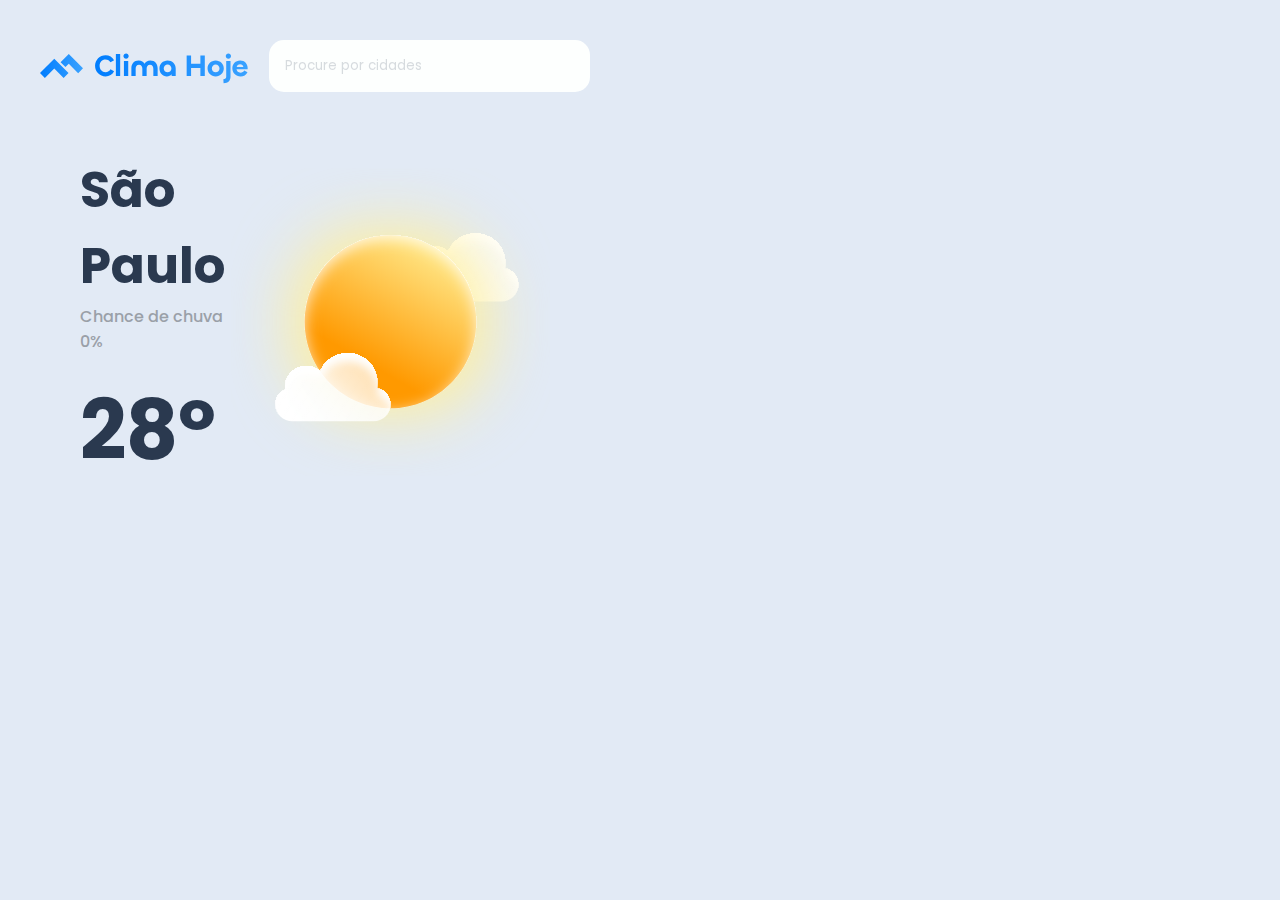
<file: WEATHER-APP/index.html>
<!DOCTYPE html>
<html lang="pt-br">
<head>
    <meta charset="UTF-8">
    <meta name="viewport" content="width=device-width, initial-scale=1.0">
    <link rel="stylesheet" href="styles.css">
    <link rel="preconnect" href="https://fonts.googleapis.com">
    <link rel="preconnect" href="https://fonts.gstatic.com" crossorigin>
    <link href="https://fonts.googleapis.com/css2?family=Poppins:ital,wght@0,100;0,200;0,300;0,400;0,500;0,600;0,700;0,800;0,900;1,100;1,200;1,300;1,400;1,500;1,600;1,700;1,800;1,900&display=swap" rel="stylesheet">
    <title>Previsão do Tempo</title>
</head>
<body>
    <div class="app-container">

        <div class="left-column">

            <nav class="navbar-container">
                <img src="./images/logo.svg" alt="Clima Logo" />
                <input 
                    type="text" 
                    name="city" 
                    id="city" 
                    class="custom-input"
                    placeholder="Procure por cidades" 
                />
            </nav>

            <div class="showcase-container">
                <div class="showcase-text">
                    <h2>São Paulo</h2>
                    <p>Chance de chuva 0%</p>
                    <h2>28º</h2>
                </div>
                <img src="./images/sun clouds.svg" alt="Sol com nuvens" />
            </div>
        </div>
    </div>
</body>
</html>
</file>
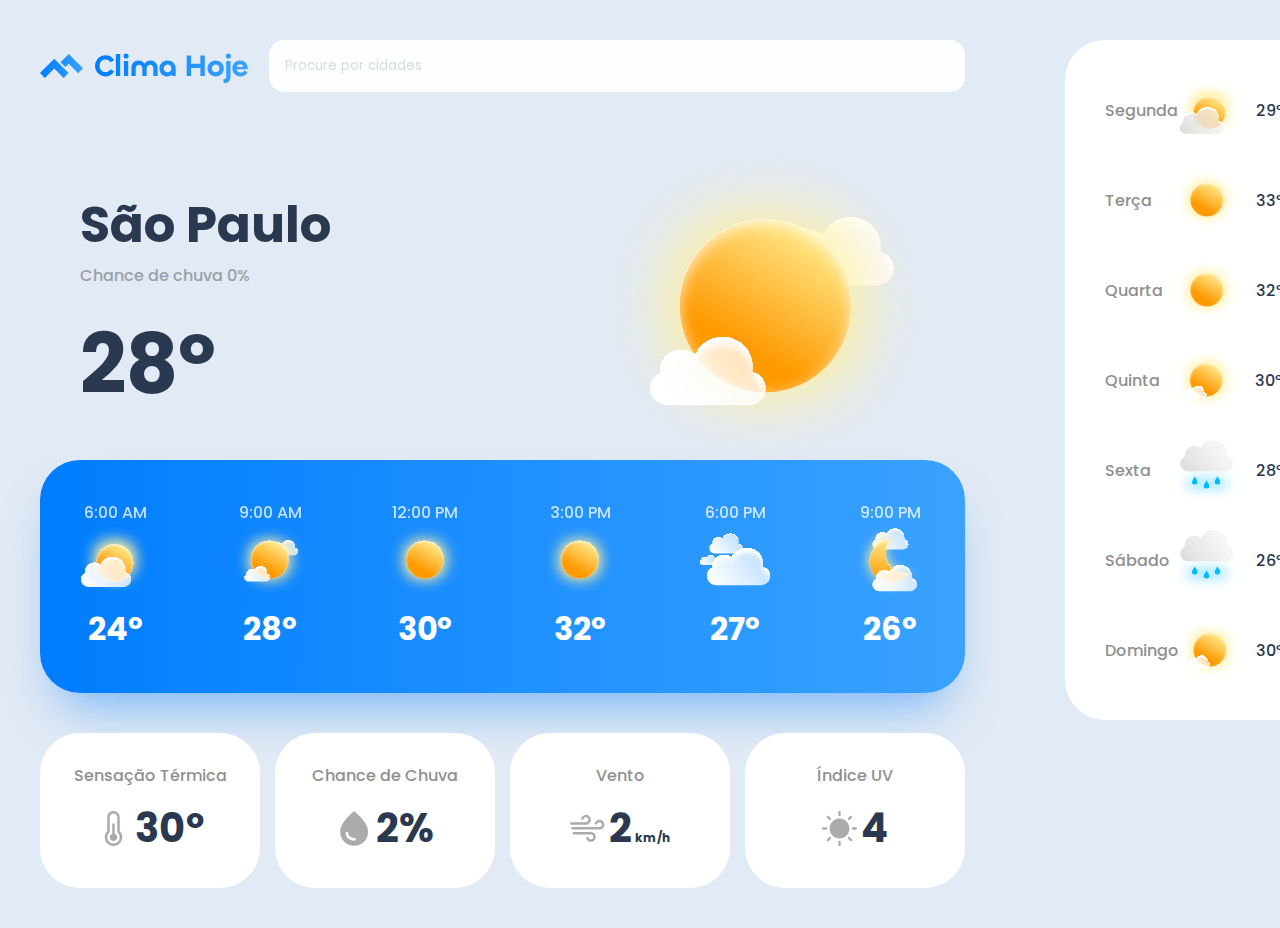
<file: Code-Start/WEATHER-APP/index.html>
<!DOCTYPE html>
<html lang="pt-br">
<head>
    <meta charset="UTF-8">
    <meta name="viewport" content="width=device-width, initial-scale=1.0">
    <link rel="stylesheet" href="styles.css">
    <link rel="preconnect" href="https://fonts.googleapis.com">
    <link rel="preconnect" href="https://fonts.gstatic.com" crossorigin>
    <link href="https://fonts.googleapis.com/css2?family=Poppins:ital,wght@0,100;0,200;0,300;0,400;0,500;0,600;0,700;0,800;0,900;1,100;1,200;1,300;1,400;1,500;1,600;1,700;1,800;1,900&display=swap" rel="stylesheet">
    <link rel="stylesheet" href="mobile.css">
    <title>Previsão do Tempo</title>
</head>
<body>
    <div class="app-container">

        <div class="left-column">

            <nav class="navbar-container">
                <img src="./images/logo.svg" alt="Clima Logo" />
                <input 
                    type="text" 
                    name="city" 
                    id="city" 
                    class="custom-input"
                    placeholder="Procure por cidades" 
                />
            </nav>

            <div class="showcase-container">
                <div class="showcase-text">
                    <h2>São Paulo</h2>
                    <p>Chance de chuva 0%</p>
                    <h2>28º</h2>
                </div>
                <img src="./images/sun clouds.svg" alt="Sol com nuvens" />
            </div>

            <div class="hourly-forecast-container">
                <div class="hour-weather-item">
                    <p>6:00 AM</p>
                    <img src="./images/sun cloud.svg" alt="Sol com nuvem" />
                    <p>24º</p>
                </div>
                <div class="hour-weather-item">
                    <p>9:00 AM</p>
                    <img src="./images/sun cloudss.svg" alt="Sol com poucas nuvens" />
                    <p>28º</p>
                </div>
                <div class="hour-weather-item">
                    <p>12:00 PM</p>
                    <img src="./images/sun.svg" alt="Sol" />
                    <p>30º</p>
                </div>
                <div class="hour-weather-item">
                    <p>3:00 PM</p>
                    <img src="./images/sun.svg" alt="Sol" />
                    <p>32º</p>
                </div>
                <div class="hour-weather-item">
                    <p>6:00 PM</p>
                    <img src="./images/clouds.svg" alt="Nuvens" />
                    <p>27º</p>
                </div>
                <div class="hour-weather-item">
                    <p>9:00 PM</p>
                    <img src="./images/moon clouds.svg" alt="Lua com nuvens" />
                    <p>26º</p>
                </div>
            </div>

            <div class="weather-details-container">
                <div class="weather-detail-item">
                    <p>Sensação Térmica</p>
                    <div>
                        <img src="./images/termo.svg" alt="Sensação térmica" />
                        <p>30º</p>
                    </div>
                </div>
                <div class="weather-detail-item">
                    <p>Chance de Chuva</p>
                    <div>
                        <img src="./images/water.svg" alt="Chance de Chuva" />
                        <p>2%</p>
                    </div>
                </div>
                <div class="weather-detail-item">
                    <p>Vento</p>
                    <div>
                        <img src="./images/vento.svg" alt="Vento" />
                        <p>2 <span>km/h</span></p>
                    </div>
                </div>
                <div class="weather-detail-item">
                    <p>Índice UV</p>
                    <div>
                        <img src="./images/sun2.svg" alt="Índice uv" />
                        <p>4</p>
                    </div>
                </div>
            </div>
        </div>

        <aside class="right-column">
            <div class="weekly-forecast-container">
                <div class="day-weather-item">
                    <p>Segunda</p>
                    <img src="./images/sun cloudsss.svg" alt="Sol com nuvens" />
                    <div>
                        <p>29º</p>
                        <p>23º</p>
                    </div>
                </div>
                <div class="day-weather-item">
                    <p>Terça</p>
                    <img src="./images/sun.svg" alt="Sol" />
                    <div>
                        <p>33º</p>
                        <p>27º</p>
                    </div>
                </div>
                <div class="day-weather-item">
                    <p>Quarta</p>
                    <img src="./images/sun.svg" alt="Sol" />
                    <div>
                        <p>32º</p>
                        <p>26º</p>
                    </div>
                </div>
                <div class="day-weather-item">
                    <p>Quinta</p>
                    <img src="./images/sun cloudss.svg" alt="Sol com nuvens" />
                    <div>
                        <p>30º</p>
                        <p>24º</p>
                    </div>
                </div>
                <div class="day-weather-item">
                    <p>Sexta</p>
                    <img src="./images/rain.svg" alt="Sol com nuvens" />
                    <div>
                        <p>28º</p>
                        <p>22º</p>
                    </div>
                </div>
                <div class="day-weather-item">
                    <p>Sábado</p>
                    <img src="./images/rain.svg" alt="Chuva" />
                    <div>
                        <p>26º</p>
                        <p>20º</p>
                    </div>
                </div>
                <div class="day-weather-item">
                    <p>Domingo</p>
                    <img src="./images/sun cloudss.svg" alt="Sol com nuvens" />
                    <div>
                        <p>30º</p>
                        <p>25º</p>
                    </div>
                </div>
            </div>
        </aside>
    </div>
</body>
</html>
</file>
<file: WEATHER-APP/styles.css>
* {
    box-sizing: border-box;
    margin: 0;
    padding: 0;    
    font-family: 'Poppins', sans-serif;
}

html {
    background-color: #e2eaf5;
}

body {
    max-width: 1440px;
    margin-left: auto;
    margin-right: auto;
}

.app-container {    
    display: grid;
    grid-template-columns: repeat(2, 1fr);
    padding: 40px;
    grid-gap: 100px;
}

.navbar-container {
    display: flex;
    align-items: center;
}

.navbar-container img {
    margin-right: 20px;
}

/* Showcase */
.showcase-container {
    display: flex;
    justify-content: space-between;
    align-items: center;
    padding-right: 40px;
    padding-left: 40px;
    margin-top: 60px;
}

.showcase-text h2:first-child {
    font-size: 3.125rem;
    font-weight: 700;
    color: #2a394f;
}

.showcase-text h2:last-child {
    font-size: 5.125rem;
    font-weight: 700;
    color: #2a394f;
}

.showcase-text p {
    color: #9aa0a8;
    margin-bottom: 15px;
    font-weight: 500;
}

/* Previsão por Hora */
.hourly-forecast-container {
    display: flex;
    align-items: center;
    justify-content: space-between;
    border-radius: 40px;
    padding: 40px;
    background: linear-gradient(90.28deg, #007dfe 0.22%, #3aa2ff 99.76%);
    box-shadow: 0px 30px 50px -19px rgba(1, 126, 254, 0.5);
}

.hourly-forecast-container .hour-weather-item {
    display: flex;
    flex-direction: column;
    justify-content: center;
    align-items: center;
}

.hourly-forecast-container .hour-weather-item img {
    width: 70px;
    height: 70px;
    margin-bottom: 10px;
}

.hourly-forecast-container .hour-weather-item p:first-child {
    color: #fff;
    opacity: 75%;
    font-weight: 500;
}

.hourly-forecast-container .hour-weather-item p:last-child {
    color: #fff;
    font-weight: 700;
    font-size: 2rem;
}

/* Detalhes */
.weather-details-container {
    display: grid;
    grid-template-columns: repeat(4, 220px);
    margin-top: 40px;
    grid-gap: 15px;
}

.weather-detail-item {
    background-color: #fff;
    border-radius: 40px;
    padding: 30px;
    display: flex;
    flex-direction: column;
    justify-content: center;
    align-items: center;
    text-align: center;
}

.weather-detail-item p:first-child {
    color: #8f8f8f;
    font-weight: 500;
    margin-bottom: 10px;
}

.weather-detail-item div {
    display: flex;
    align-items: center;
    justify-content: center;
}

.weather-detail-item div p {
    font-size: 2.5rem;
    font-weight: 700;
    color: #2a394f;
    margin-left: 4px;
}

.weather-detail-item div p span {
    font-size: 0.75rem;
    margin-left: -5px;
}

.weather-detail-item div img {
    width: 35px;
    height: 35px;
}

/* Previsão Semanal */
.weekly-forecast-container {
    background: #fff;
    border-radius: 40px;
    padding: 40px;
    display: flex;
    flex-direction: column;
    gap: 30px;
}

.day-weather-item {
    display: flex;
    align-items: center;
    justify-content: space-between;
}

.day-weather-item > p,
.day-weather-item > img,
.day-weather-item > div {
    flex: 1;
}

.day-weather-item > p {
    color: #8f8f8f;
    font-weight: 500;
}

.day-weather-item > div {
    display: flex;
    align-items: center;
}

.day-weather-item > div > p:first-child {
    font-weight: 500;
    color: #2a394f;
    margin-left: 15px;
    margin-right: 8px;
}

.day-weather-item > div > p:last-child {
    font-weight: 500;
    color: #8f8f8f;
}

.day-weather-item img {
    with: 60px;
    height: 60px;
}

/* Utilidades */
.custom-input {
    border: none;
    border-radius: 15px;
    background-color: #fdfffe;
    color: #232323;
    padding: 16px;
    width: 100%;
}

.custom-input:focus {
    outline: 2px solid #3aa2ff;
}

.custom-input::placeholder {
    color: #b1b8c0;
    opacity: 0.5;
}
</file>
<file: Code-Start/WEATHER-APP/styles.css>
* {
    box-sizing: border-box;
    margin: 0;
    padding: 0;    
    font-family: 'Poppins', sans-serif;
}

html {
    background-color: #e2eaf5;
}

body {
    max-width: 1440px;
    margin-left: auto;
    margin-right: auto;
}

.app-container {    
    display: grid;
    grid-template-columns: repeat(2, 1fr);
    padding: 40px;
    grid-gap: 100px;
}

.navbar-container {
    display: flex;
    align-items: center;
}

.navbar-container img {
    margin-right: 20px;
}

/* Showcase */
.showcase-container {
    display: flex;
    justify-content: space-between;
    align-items: center;
    padding-right: 40px;
    padding-left: 40px;
    margin-top: 60px;
}

.showcase-text h2:first-child {
    font-size: 3.125rem;
    font-weight: 700;
    color: #2a394f;
}

.showcase-text h2:last-child {
    font-size: 5.125rem;
    font-weight: 700;
    color: #2a394f;
}

.showcase-text p {
    color: #9aa0a8;
    margin-bottom: 15px;
    font-weight: 500;
}

/* Previsão por Hora */
.hourly-forecast-container {
    display: flex;
    align-items: center;
    justify-content: space-between;
    border-radius: 40px;
    padding: 40px;
    background: linear-gradient(90.28deg, #007dfe 0.22%, #3aa2ff 99.76%);
    box-shadow: 0px 30px 50px -19px rgba(1, 126, 254, 0.5);
}

.hourly-forecast-container .hour-weather-item {
    display: flex;
    flex-direction: column;
    justify-content: center;
    align-items: center;
}

.hourly-forecast-container .hour-weather-item img {
    width: 70px;
    height: 70px;
    margin-bottom: 10px;
}

.hourly-forecast-container .hour-weather-item p:first-child {
    color: #fff;
    opacity: 75%;
    font-weight: 500;
}

.hourly-forecast-container .hour-weather-item p:last-child {
    color: #fff;
    font-weight: 700;
    font-size: 2rem;
}

/* Detalhes */
.weather-details-container {
    display: grid;
    grid-template-columns: repeat(4, 220px);
    margin-top: 40px;
    grid-gap: 15px;
}

.weather-detail-item {
    background-color: #fff;
    border-radius: 40px;
    padding: 30px;
    display: flex;
    flex-direction: column;
    justify-content: center;
    align-items: center;
    text-align: center;
}

.weather-detail-item p:first-child {
    color: #8f8f8f;
    font-weight: 500;
    margin-bottom: 10px;
}

.weather-detail-item div {
    display: flex;
    align-items: center;
    justify-content: center;
}

.weather-detail-item div p {
    font-size: 2.5rem;
    font-weight: 700;
    color: #2a394f;
    margin-left: 4px;
}

.weather-detail-item div p span {
    font-size: 0.75rem;
    margin-left: -5px;
}

.weather-detail-item div img {
    width: 35px;
    height: 35px;
}

/* Previsão Semanal */
.weekly-forecast-container {
    background: #fff;
    border-radius: 40px;
    padding: 40px;
    display: flex;
    flex-direction: column;
    gap: 30px;
}

.day-weather-item {
    display: flex;
    align-items: center;
    justify-content: space-between;
}

.day-weather-item > p,
.day-weather-item > img,
.day-weather-item > div {
    flex: 1;
}

.day-weather-item > p {
    color: #8f8f8f;
    font-weight: 500;
}

.day-weather-item > div {
    display: flex;
    align-items: center;
    justify-content: flex-end;
}

.day-weather-item > div > p:first-child {
    font-weight: 500;
    color: #2a394f;
    margin-left: 15px;
    margin-right: 8px;
}

.day-weather-item > div > p:last-child {
    font-weight: 500;
    color: #8f8f8f;
}

.day-weather-item img {
    with: 60px;
    height: 60px;
}

/* Utilidades */
.custom-input {
    border: none;
    border-radius: 15px;
    background-color: #fdfffe;
    color: #232323;
    padding: 16px;
    width: 100%;
}

.custom-input:focus {
    outline: 2px solid #3aa2ff;
}

.custom-input::placeholder {
    color: #b1b8c0;
    opacity: 0.5;
}
</file>
<file: Code-Start/WEATHER-APP/mobile.css>
@media(max-width: 1024px) {
    .app-container {
        grid-template-columns: 100%;
        padding: 20px;
        grid-column-gap: 0;
        grid-row-gap: 40px;
    }

    .weather-details-container {
        display: grid;
        grid-template-columns: repeat(2, 1fr);
        margin-top: 40px;
        grid-gap: 15px;
    }

    .navbar-container {
        flex-direction: column;
    }

    .navbar-container > img {
        margin-right: 0;
        margin-bottom: 10px;
    }

    .showcase-container {
        justify-content: center;
        padding-right: 0;
        padding-left: 0;
    }

    .showcase-text h2:first-child {
        font-size: 3rem;
        font-weight: 700;
        color: #2a394f;
    }

    .showcase-text h2:last-child {
        font-size: 3.5rem;
        font-weight: 700;
        color: #2a394f;
    }

    .showcase-text p {
        margin-bottom: 10px;
        font-size: 0.825rem;
    }

    .showcase-container > img {
        width: 180px;
    }

    .hourly-forecast-container {
        padding: 20px;
        overflow-x: scroll;
        justify-content: center;
        gap: 30px;
    }

    .hourly-forecast-container .hour-weather-item img {
        width: 50px;
        height: 50px;
        margin-bottom: 5px;
    }

    .hourly-forecast-container .hour-weather-item p:first-child {
        font-size: 0.825rem;
        text-align: center;
    }

    .hourly-forecast-container .hour-weather-item p:last-child {
        font-size: 1.5rem;
    }

    .weather-details-container {
        grid-template-columns: repeat(2, 1fr);
        grid-gap: 15px;
    }

    .weather-detail-item {
        padding: 25px;
        min-height: 130px;
    }

    .weather-detail-item p:first-child {
        font-size: 0.825rem;
    }

    .weather-detail-item div p {
       font-size: 0.825rem;
    }

    .weather-detail-item div p span {
        font-size: 0.5rem;
        margin-left: -2px;
    }

    .day-weather-item > p {
        font-size: 0.975rem;
    }

    .day-weather-item > div > p:first-child {
        font-size: 0.875rem;
    }

    .day-weather-item > div > p:last-child {
        font-size: 0.875rem;
    }
}
</file>
